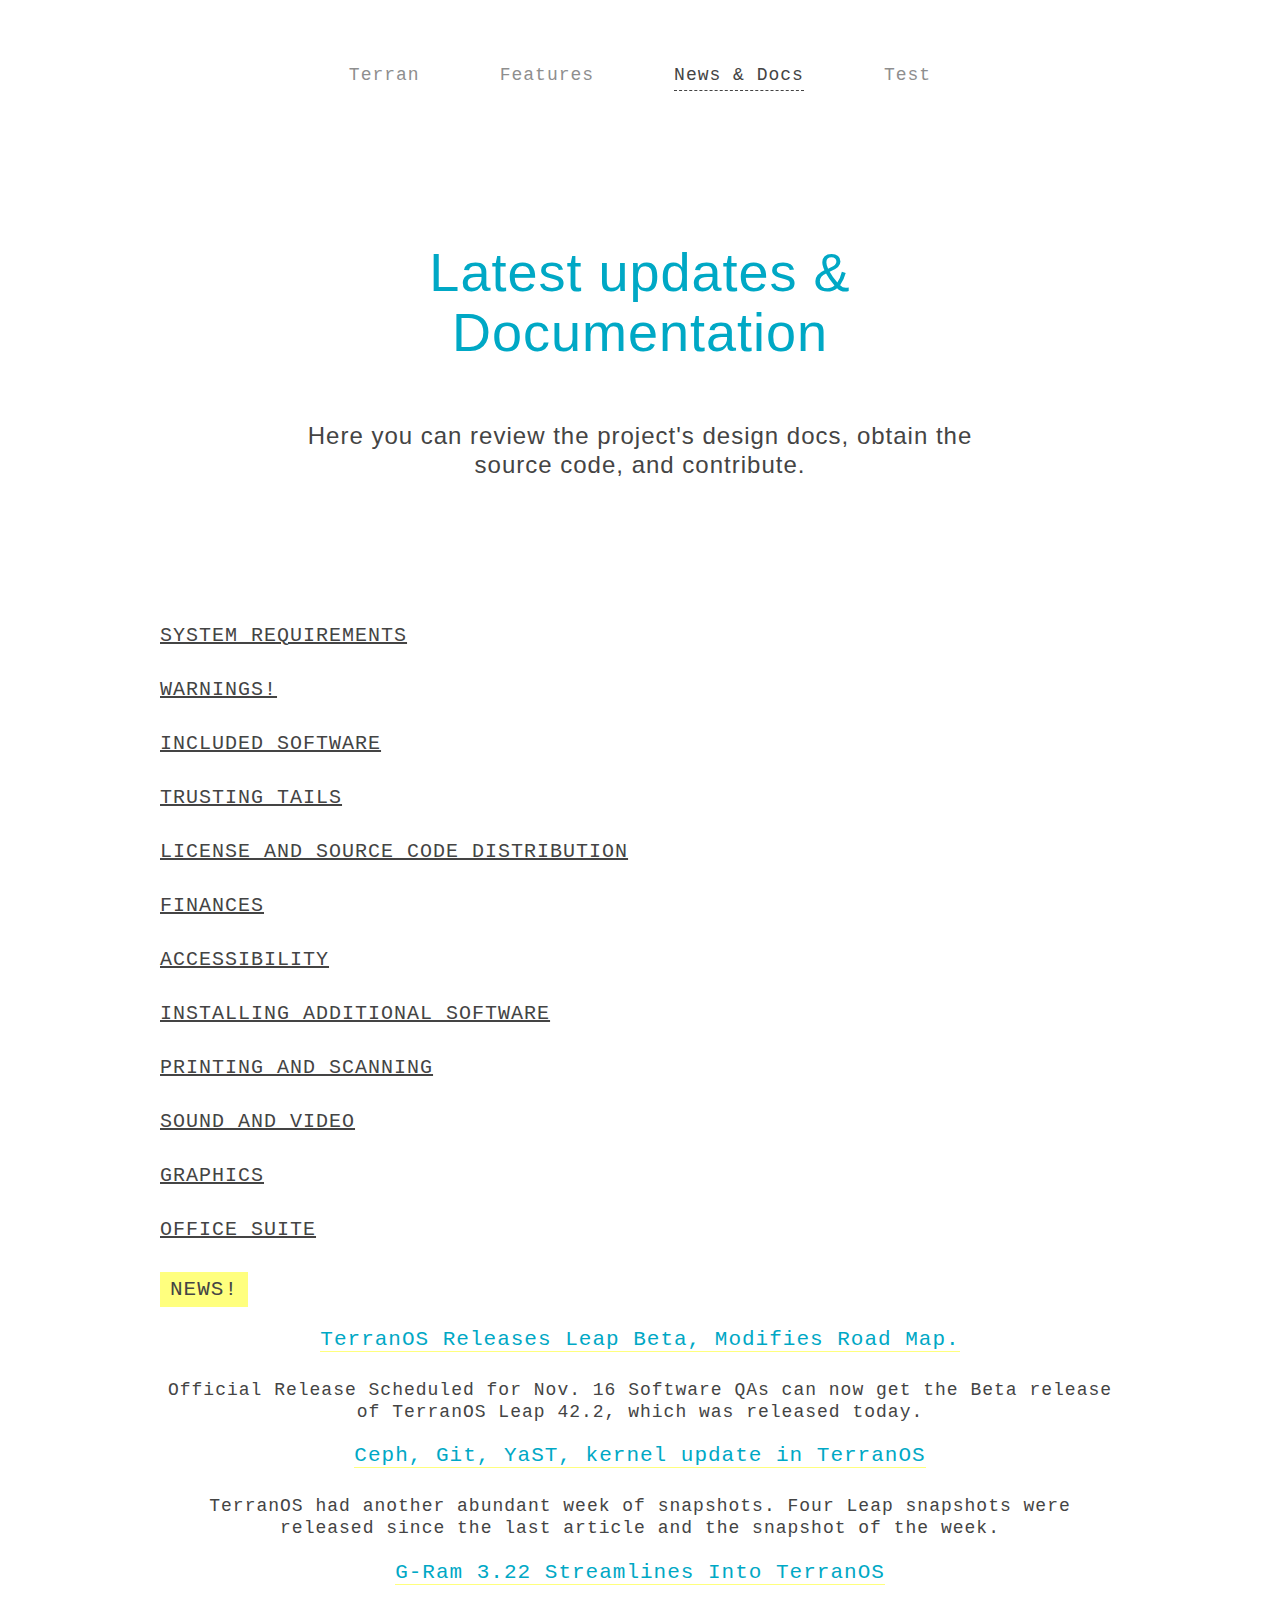
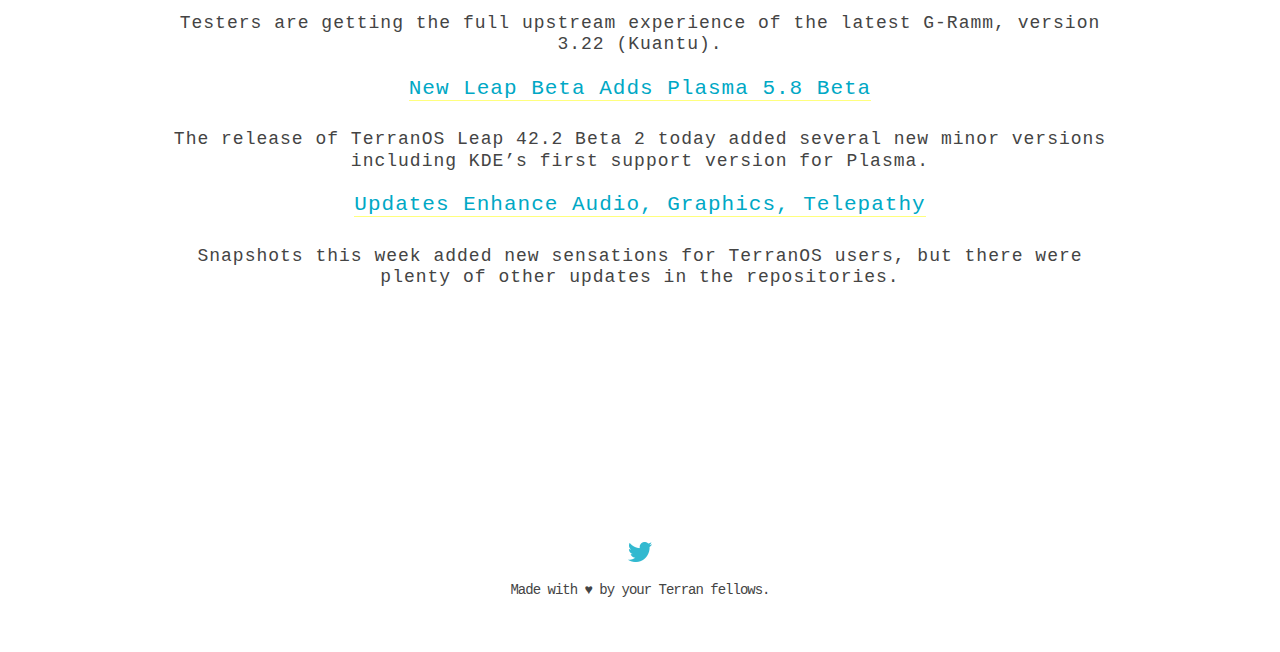
<file: docs.html>
<!DOCTYPE html> <head> <title>Terran OS - Docs</title> <meta charset="utf-8"> <meta name="viewport" content="width=device-width, initial-scale=1"> <meta name="description" content="AI Operating System"/> <link rel="stylesheet" type="text/css" href="css/style.css" /> </head><body> <div class="_2 main"> <div class="nav"><a class="link" href="index.html">Terran</a><a class="link" href="features.html">Features</a><a class="link crnt" href="docs.html">News &amp; Docs</a><a class="link" href="test.html">Test</a> </div> <div class="intro"> <h1 class="blu">Latest updates &amp; Documentation</h1> <h3>Here you can review the project's design docs, obtain the source code, and contribute.</h3> </div> <div class="row"> <div class="col col-5"><a class="docs link" href="#">System requirements</a><a class="docs link" href="#">Warnings!</a><a class="docs link" href="#">included software</a><a class="docs link" href="#">Trusting Tails</a><a class="docs link" href="#">License and source code distribution</a><a class="docs link" href="#">Finances</a><a class="docs link" href="#">Accessibility</a><a class="docs link" href="#">Installing additional software</a><a class="docs link" href="#">Printing and scanning</a><a class="docs link" href="#">Sound and video</a><a class="docs link" href="#">Graphics</a><a class="docs link" href="#">Office suite</a> </div> <div class="col col-7"> <div class="news">NEWS!</div><a class="link new" href="#">TerranOS Releases Leap Beta, Modifies Road Map.</a> <p>Official Release Scheduled for Nov. 16 Software QAs&nbsp;can now get the Beta release of TerranOS Leap 42.2, which was released today.</p><a class="link new" href="#">Ceph, Git, YaST, kernel update in TerranOS</a> <p>TerranOS had another abundant week of snapshots. Four Leap snapshots were released since the last article and the snapshot of the week.</p><a class="link new" href="#">G-Ram 3.22 Streamlines Into TerranOS</a> <p>Testers are getting the full upstream experience of the latest G-Ramm, version 3.22 (Kuantu).</p><a class="link new" href="#">New Leap Beta Adds Plasma 5.8 Beta</a> <p>The release of TerranOS Leap 42.2 Beta 2 today added several new minor versions including KDE’s first support version for Plasma.</p><a class="link new" href="#">Updates Enhance Audio, Graphics, Telepathy</a> <p>Snapshots this week added new sensations for TerranOS users, but there were plenty of other updates in the repositories.</p> </div> </div> <div class="blk made">Made with ♥︎ by your Terran fellows.</div> <a class="tw" href="http://twitter.com"><img src="img/twitter.png"></a> </div></body></html>
</file>
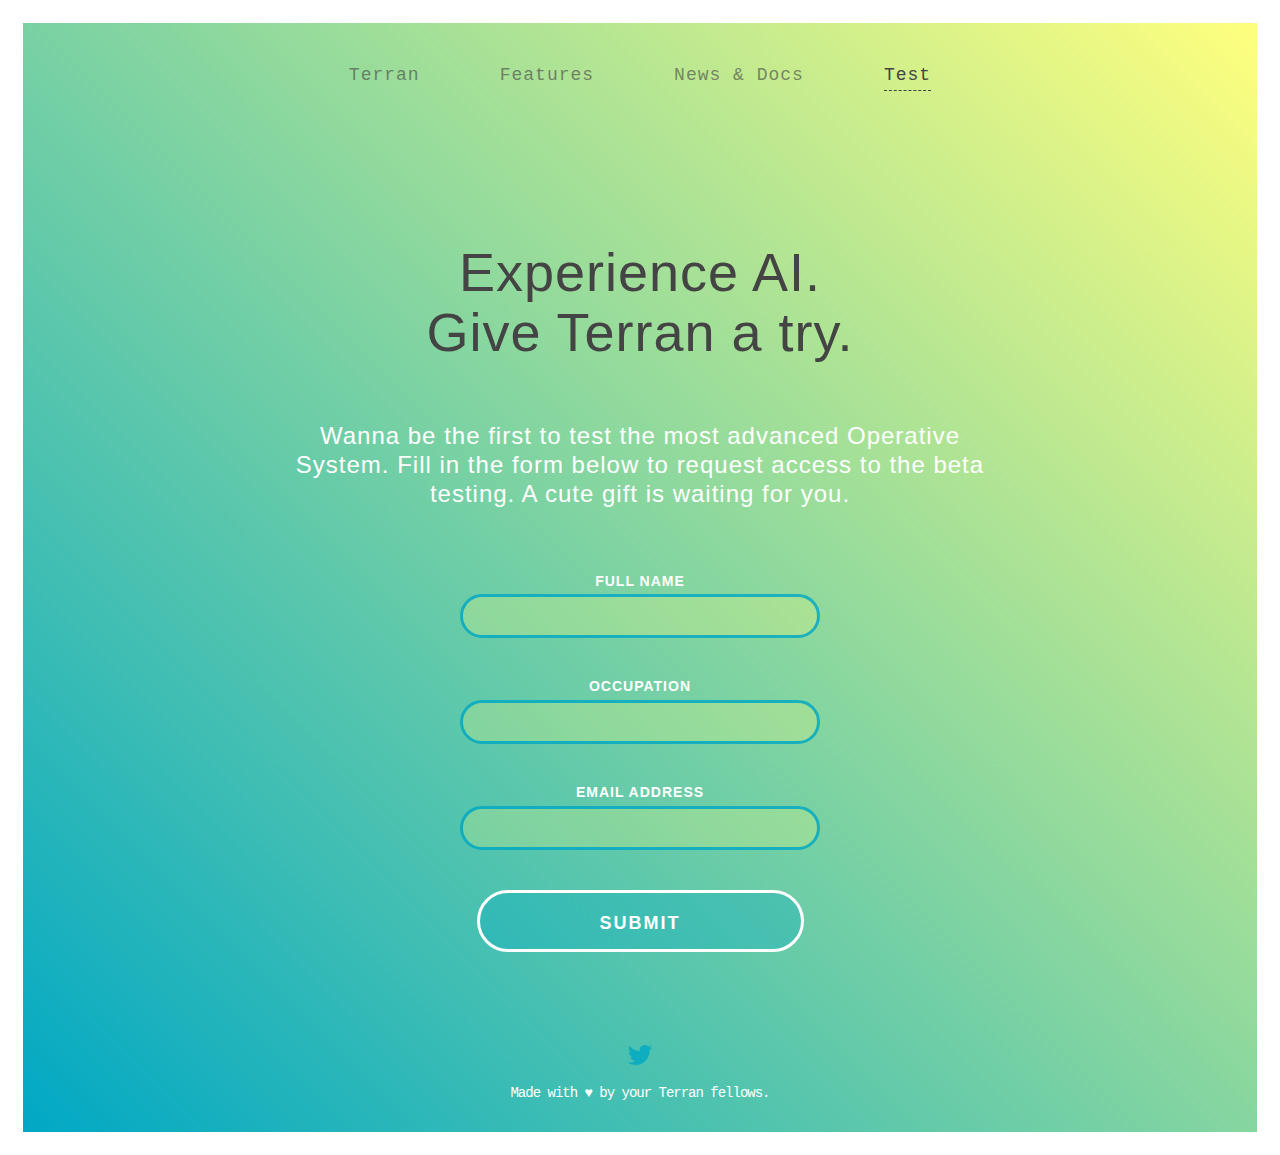
<file: test.html>
<!DOCTYPE html> <head> <title>Terran OS - Test</title> <meta charset="utf-8"> <meta name="viewport" content="width=device-width, initial-scale=1"> <meta name="description" content="AI Operating System"/> <link rel="stylesheet" type="text/css" href="css/style.css" /> </head><body> <div class="_2 hero"> <div class="nav w-clearfix"><a class="link" href="index.html">Terran</a><a class="link" href="features.html">Features</a><a class="link" href="docs.html">News &amp; Docs</a><a class="link crnt" href="test.html">Test</a> </div> <h1>Experience AI.<br>Give Terran a try.</h1> <h3>Wanna be the first to test the most advanced Operative System. Fill in the form below to request access to the beta testing. A cute gift is waiting for you.</h3> <div class="fw"> <form data-name="Email Form" id="email-form" name="email-form"> <label class="fl" for="name">full name</label> <input class="fld" data-name="Name" id="name" name="name" type="text"> <label class="fl" for="name">occupation</label> <input class="fld" data-name="Name" id="name" name="name" type="text"> <label class="fl" for="name">Email Address</label> <input class="fld" data-name="Name" id="name" name="name" type="text"> <input class="btn sb" value="Submit"> </form> </div> <div class="made">Made with ♥︎ by your Terran fellows.</div> <a class="tw" href="http://twitter.com"><img src="img/twitter.png"> </a> </div></body></html>
</file>
<file: css/style.css>
*{box-sizing:border-box}body{font-family:Lucida Console,Monaco,monospace;color:#444;font-size:20px;line-height:1.2;text-align:center;-webkit-font-smoothing:antialiased;letter-spacing:1px;padding:15px}h1,h2,h3,h4{font-family:Geneva,sans-serif;max-width:720px;font-weight:400}h1{font-size:54px;line-height:1.1;color:#444}h2{font-size:40px;color:#FFF;margin-bottom:40px}h3{font-size:24px}h4{color:#00a8c5;font-size:21px;font-family:Lucida Console,Monaco,monospace}p{font-size:18px;padding-top:10px;margin-bottom:20px}.hero{position:relative;display:flex;min-height:100vh;padding:0 30px 180px;flex-direction:column;align-items:center;background-image:url(../images/half-planet.svg),linear-gradient(45deg,#00a8c5,#ffff7e);background-position:50% 100%,0 0;background-size:90%,auto;background-repeat:no-repeat,repeat}.hero._2{background-image:linear-gradient(45deg,#00a8c5,#ffff7e);background-position:0 0;background-size:auto;background-repeat:repeat;color:#FFF}.link{margin:0 40px;opacity:.6;transition:opacity 350ms ease;text-decoration:none;color:#444;font-size:18px}.link:hover{opacity:1}.link.crnt{padding-bottom:5px;border-bottom:1px dashed #444;opacity:1}.link.docs{display:block;margin:0 0 30px;opacity:1;transition:all 250ms ease;font-size:20px;text-decoration:underline;text-transform:uppercase;text-align:left}.link.docs:hover{color:#00a8c5}.link.new{border-bottom:1px solid #ffff7e;opacity:1;transition-property:border-color;color:#00a8c5;font-size:21px;margin:0}.link.new:hover{border-bottom-color:#00a8c5}.nav{margin:40px 0 120px}.btn{display:inline-block;margin:0 auto;padding:20px 40px 15px;border:3px solid #fff;border-radius:44px;background-color:rgba(0,168,197,.3);transition:background-color 350ms ease;font:18px 'Helvetica Neue',Helvetica,sans-serif;font-weight:700;text-align:center;letter-spacing:2px;text-transform:uppercase;color:#FFF;cursor:pointer;text-decoration:none}.btn:hover{background-color:rgba(0,168,197,.5);box-shadow:0 0 40px 10px rgba(255,255,126,.1)}.btn:active{margin-top:2px;box-shadow:0 0 30px 0 rgba(255,255,126,.2)}.beta{color:#ffff7e;font-size:14px;text-transform:none}.intro{display:flex;flex-direction:column;align-items:center}.human{width:101px;height:114px;margin-bottom:40px;background-image:url(../images/icons.svg);background-position:100% 0;transition:transform 500ms ease}.human:hover{transform:translate(0px,-10px)}.sep{display:block;width:80%;height:2px;margin:140px 0;background-image:linear-gradient(90deg,rgba(255,255,126,.1),#00a8c5 50%,rgba(255,255,126,.1))}.made{position:absolute;left:0;right:0;bottom:0;margin-bottom:30px;color:#fff;font-size:14px;letter-spacing:-1px}.made.blk{color:#444}.tw{position:absolute;left:0;right:0;bottom:0;display:block;width:24px;margin:0 auto 60px;opacity:.8;transition:opacity 350ms ease}.tw:hover{opacity:1}.aura{position:relative;display:flex;width:480px;height:480px;justify-content:center;align-items:center;border-radius:100%;background-image:linear-gradient(45deg,#ffff7e,#00a8c5);box-shadow:0 0 50px 20px rgba(255,255,126,.2);opacity:.95;transition:all 700ms ease}.aura:hover{box-shadow:0 0 90px 30px rgba(255,255,126,.7);opacity:.7}.fts{display:flex;overflow:hidden;flex-direction:column;justify-content:flex-start;align-items:center}.blu{color:#00a8c5}.orb2{display:flex;padding:80px;justify-content:center;align-items:center;border:1px dashed #e9e9e9;border-radius:100%}.plnt-cont{display:flex;overflow:hidden;flex-direction:column;justify-content:flex-start;align-items:center;flex:0 0 auto;transform:translate(0px,35%)}.plnt{position:absolute;left:0;right:0;bottom:0;display:block;overflow:hidden;width:100%;margin:0 auto;justify-content:center;align-items:flex-start;transform:scale(1.5)}.main{position:relative;display:flex;overflow:hidden;padding:0 30px 360px;flex-direction:column;align-items:center}.main._2{padding-bottom:200px}.core{position:absolute;left:50%;top:50%;right:0;bottom:0;z-index:-10;width:128px;height:128px;border-radius:100%;background-image:linear-gradient(45deg,#ffff7e,#00a8c5);transform:translate(-50%,-50%)}.row{position:relative;z-index:99;max-width:960px;margin:120px 0}.icon{display:block;width:68px;height:80px;margin:0 auto 20px;background-image:url(../images/icons.svg);background-position:0 -100%;background-repeat:no-repeat;opacity:.7;filter:grayscale(100%);transition:filter 300ms ease,opacity 300ms ease}.icon:hover{opacity:1;filter:none}.icon.tree{width:64px;background-position:28% 0;transition:filter 350ms ease,opacity 200ms ease}.icon.bike{width:70px;background-position:56% 35px}.ftxt{display:block;width:90%;margin:0 auto;text-transform:uppercase}.fw{min-width:360px;margin-top:40px}.fl{display:block;font-family:Arial,'Helvetica Neue',Helvetica,sans-serif;font-size:14px;text-align:center;text-transform:uppercase;margin-bottom:5px;font-weight:700}.fld{display:block;width:100%;padding:8px 12px;height:44px;margin-bottom:40px;border:3px solid #00a8c5;border-radius:22px;background-color:rgba(255,255,126,.3);opacity:.8;transition:opacity 250ms ease;color:#444;font-size:16px;text-align:center}.fld:focus{background-color:hsla(0,0%,100%,.8);opacity:1}.scs{padding:0 30px;background-color:#00a8c5}.err{margin-top:40px;padding:20px 30px;background-color:#fff;color:#00a8c5}.news{display:inline-block;margin-right:100%;margin-bottom:20px;padding:5px 10px;background-color:#ffff7e;font-size:21px}.w-col{position:relative;float:left;width:100%;padding:0 10px}.w-col-4{width:33.33333333%}.w-col-5{width:41.66666667%}.w-col-7{width:58.33333333%;text-align:left}@media (max-width: 767px){h1{font-size:50px}h3{font-size:21px}h4{font-size:19px}.link{margin:0 20px}.sep{margin:80px 0}.w-col{width:100%;left:auto;right:auto}.blu{font-size:48px}.ftxt{width:40%;margin-bottom:40px}.news{margin-top:40px}}@media (max-width: 479px){h1{font-size:36px}h2{font-size:36px}p{text-align:center}.hero{padding:0 20px}.link{margin-bottom:12px;align-self:center;text-align:center}.link.w--current{padding-bottom:3px}.nav{display:flex;margin-bottom:60px;flex-direction:column}.btn{font-size:16px}.blue{font-size:36px}.main{padding-left:20px;padding-right:20px}.row{margin-top:60px;margin-bottom:60px}.ftxt{width:100%}.fw{min-width:100%}.news{display:block;margin:0 auto;text-align:center}}
</file>
